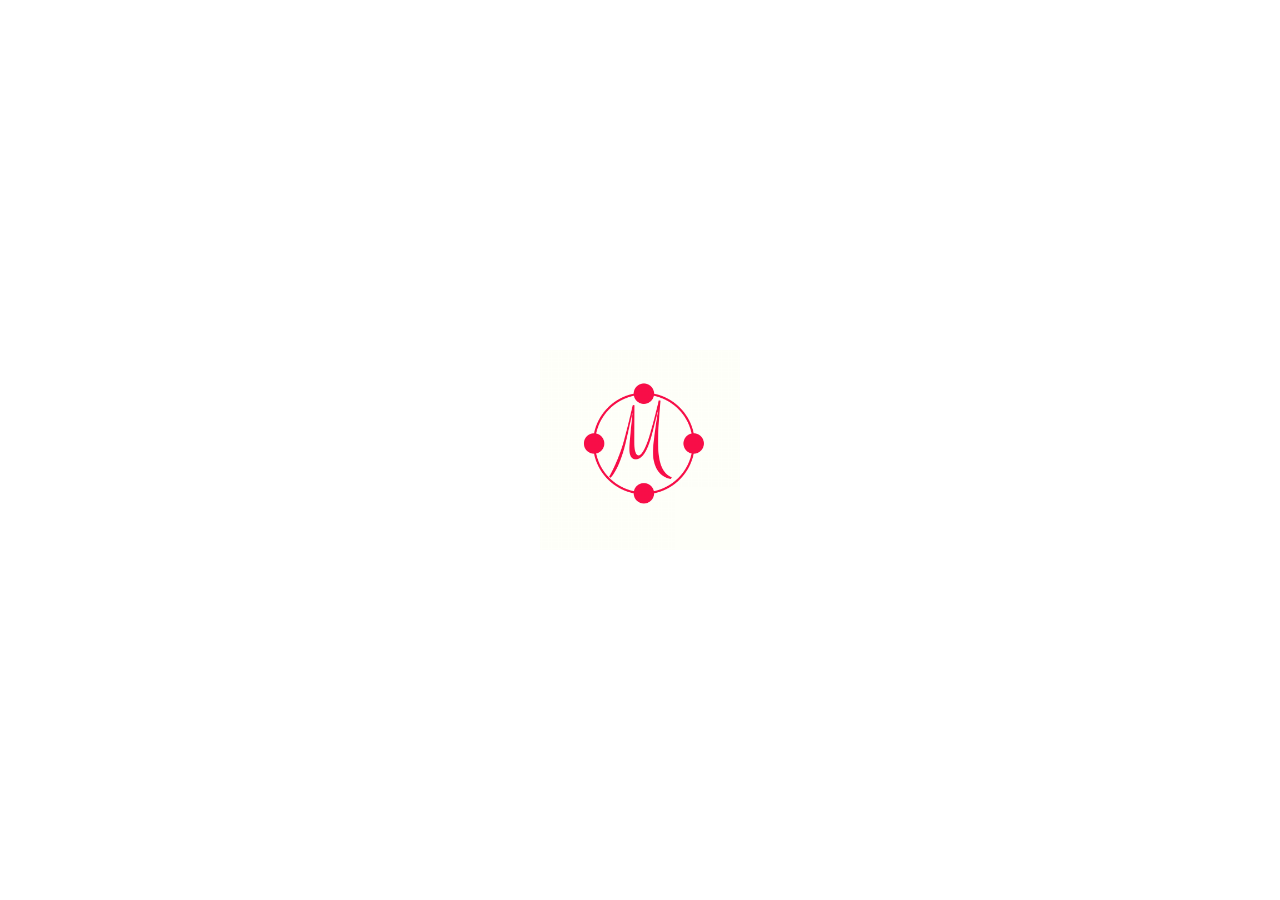
<file: app.html>
<!DOCTYPE html>
<html lang="ne">
<head>
    <meta charset="UTF-8">
    <meta name="viewport" content="width=device-width, initial-scale=1.0">
    <title>Improved Navigation Bar</title>
    <style>
        @import url("https://fonts.googleapis.com/css2?family=Playfair+Display:wght@400;700&family=Roboto:wght@300;400;700&display=swap");

        body {
            font-family: "Roboto", sans-serif;
            margin: 0;
            padding: 0;
            background: #fff;
            color: #333;
            overflow: hidden; /* Prevent scrolling during loading */
        }

        iframe {
            width: 100%;
            height: calc(100vh - 60px);
            border: none;
        }

        /* Loading Screen */
        #loading-screen {
            position: fixed;
            top: 0;
            left: 0;
            width: 100%;
            height: 100%;
            background-color: white;
            display: flex;
            justify-content: center;
            align-items: center;
            z-index: 9999;
        }

        #loading-logo {
            max-width: 200px; /* Adjust the size of the logo */
            animation: fadeIn 1.5s ease-in-out;
        }

        /* Fade in animation */
        @keyframes fadeIn {
            0% {
                opacity: 0;
            }
            100% {
                opacity: 1;
            }
        }

        .navbar {
            position: fixed;
            bottom: 0;
            width: 100%;
            height: 60px;
            background: #b0334a; /* Lighter shade of maroon */
            display: flex;
            justify-content: space-around;
            align-items: center;
            box-shadow: 0 -4px 8px rgba(0, 0, 0, 0.1);
        }

        .navbar-item {
            display: flex;
            flex-direction: column;
            align-items: center;
            color: white;
            font-size: 12px;
            text-decoration: none;
            font-weight: 500;
            cursor: pointer;
        }

        .navbar-item.active {
            color: #ffc0cb; /* Light pink for active icon */
        }

        .navbar-item-icon {
            font-size: 24px;
            margin-bottom: 5px;
        }
    </style>
</head>
<body>
    <!-- Loading Screen -->
    <div id="loading-screen">
        <img id="loading-logo" src="m.jpg" alt="Loading Logo">
    </div>

    <!-- Content Display -->
    <iframe id="content-frame" src="calen2.html"></iframe>

    <!-- Navigation Bar -->
    <div class="navbar">
        <div class="navbar-item active" id="home">
            <span class="navbar-item-icon">🏠</span> <!-- Example Home Icon -->
            गृह
        </div>
        <div class="navbar-item" id="social">
            <span class="navbar-item-icon">👥</span> <!-- Example Social Icon -->
            सामाजिक मिडिया
        </div>
        <div class="navbar-item" id="articles">
            <span class="navbar-item-icon">📄</span> <!-- Example Article Icon -->
            लेख
        </div>
    </div>

    <script>
        const frame = document.getElementById("content-frame");
        const navbarItems = document.querySelectorAll(".navbar-item");

        // Add event listeners to switch content
        document.getElementById("home").addEventListener("click", () => {
            frame.src = "calen2.html"; // Always show the default page for home
            setActive("home");
        });

        document.getElementById("social").addEventListener("click", () => {
            frame.src = ""; 
            alert("सामाजिक मिडिया currently unavailable!");
            setActive("social");
        });

        document.getElementById("articles").addEventListener("click", () => {
            frame.src = "newarticle.html"; // Load articles only when clicked
            setActive("articles");
        });

        // Highlight the active tab
        function setActive(activeId) {
            navbarItems.forEach(item => {
                item.classList.remove("active");
            });
            document.getElementById(activeId).classList.add("active");
        }

        // Show the content after 2-3 seconds and hide the loading screen
        window.onload = function () {
            setTimeout(() => {
                document.getElementById("loading-screen").style.display = "none"; // Hide the loading screen
                document.body.style.overflow = "auto"; // Allow scrolling
            }, 3000); // 3 seconds delay
        };
    </script>
</body>
</html>
</file>
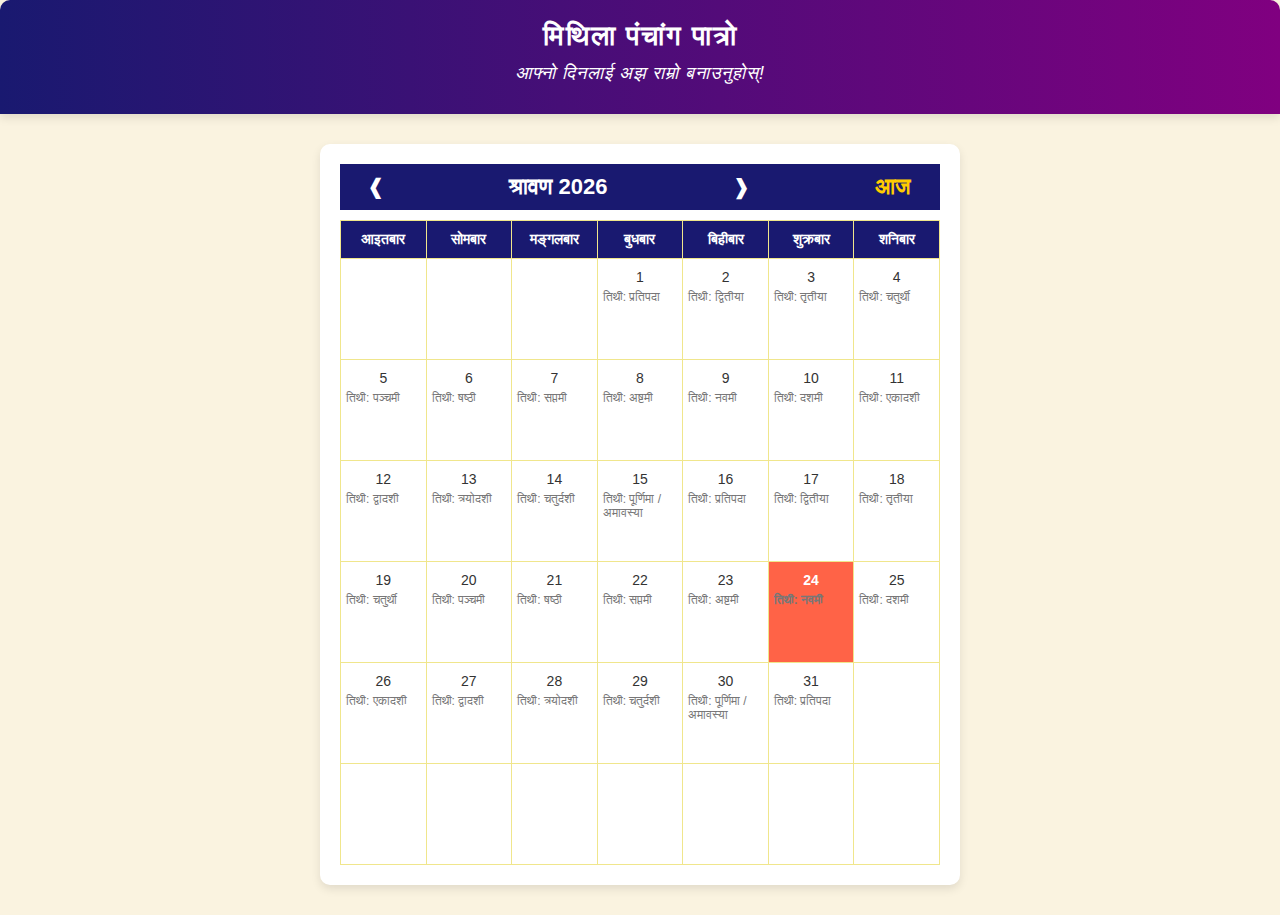
<file: calen2.html>
<!DOCTYPE html>
<html lang="ne">
<head>
    <meta charset="UTF-8">
    <meta name="viewport" content="width=device-width, initial-scale=1.0">
    <title>मिथिला पंचांग पात्रो</title>
    <style>
        body {
            font-family: 'Arial', sans-serif;
            background-color: #FAF3E0;
            color: #333;
            margin: 0;
            padding: 0;
            text-align: center;
        }
        .calendar-container {
            margin: 30px auto;
            width: 90%;
            max-width: 600px;
            background-color: #ffffff;
            border-radius: 10px;
            padding: 20px;
            box-shadow: 0 4px 10px rgba(0, 0, 0, 0.1);
        }
        .header {
            background: linear-gradient(to right, #191970, #800080);
            color: #fff;
            padding: 20px 10px;
            text-align: center;
            border-radius: 10px 10px 0 0;
            box-shadow: 0 4px 10px rgba(0, 0, 0, 0.1);
            font-family: 'Arial', sans-serif;
        }
        .header h1 {
            font-size: 28px;
            margin: 0;
            font-family: 'Georgia', serif;
            letter-spacing: 2px;
        }
        .header p {
            font-size: 18px;
            margin: 10px 0;
            font-style: italic;
            letter-spacing: 1px;
        }
        #calendar-header {
            display: flex;
            justify-content: space-between;
            align-items: center;
            padding: 10px 20px;
            background-color: #191970;
            color: #fff;
            font-size: 20px;
            font-weight: bold;
            flex-wrap: nowrap;
        }
        #calendar-header span {
            font-size: 22px;
            cursor: pointer;
            margin: 0 10px;
        }
        #month-year {
            font-size: 22px;
        }
        #today {
            font-size: 18px;
            cursor: pointer;
            color: #ffcc00;
            margin-left: 10px;
        }
        #calendar {
            width: 100%;
            border-collapse: collapse;
            margin-top: 10px;
        }
        #calendar th, #calendar td {
            text-align: center;
            vertical-align: top;
            width: 14.28%;
            border: 1px solid #f0e68c;
            padding: 10px 5px;
            font-size: 14px;
        }
        #calendar th {
            background-color: #191970;
            color: #fff;
        }
        #calendar td {
            height: 80px;
        }
        #calendar td .details {
            font-size: 12px;
            color: #777;
            text-align: left;
            margin-top: 5px;
        }
        #calendar td .festival {
            font-size: 12px;
            color: #ffcc00;
            font-weight: bold;
        }
        .selected-day {
            background-color: #ff6347; /* Tomato red */
            color: white;
            font-weight: bold;
        }
        #calendar td:hover {
            background-color: #f0e68c;
            cursor: pointer;
        }
        #calendar td:empty:hover {
            background-color: transparent;
            cursor: default;
        }
        @media (max-width: 768px) {
            #calendar-header {
                flex-direction: row;
                justify-content: space-between;
                font-size: 18px;
            }
        }

        @media (max-width: 480px) {
            #calendar-header {
                font-size: 16px;
            }
            #month-year {
                font-size: 18px;
            }
            #calendar-header span {
                font-size: 14px;
            }
        }
    </style>
</head>
<body>
    <!-- Header Section -->
    <div class="header">
        <h1>मिथिला पंचांग पात्रो</h1>
        <p>आफ्नो दिनलाई अझ राम्रो बनाउनुहोस्!</p>
    </div>

    <!-- Calendar Container -->
    <div class="calendar-container">
        <div id="calendar-header">
            <span id="prev-month">&#x276E;</span>
            <span id="month-year"></span>
            <span id="next-month">&#x276F;</span>
            <span id="today">आज</span>
        </div>
        <table id="calendar"></table>
    </div>

    <script>
        const monthNames = ["माघ", "फागुन", "चैत्र", "बैशाख", "जेष्ठ", "आषाढ", "श्रावण", "भाद्रपद", "आश्विन", "कार्तिक", "मङ्सिर", "पौष"];
        const tithis = ["प्रतिपदा", "द्वितीया", "तृतीया", "चतुर्थी", "पञ्चमी", "षष्ठी", "सप्तमी", "अष्टमी", "नवमी", "दशमी", "एकादशी", "द्वादशी", "त्रयोदशी", "चतुर्दशी", "पूर्णिमा / अमावस्या"];
        const festivals = {
            "2-5": "होली",
            "2-10": "एकादशी",
            "2-14": "पूर्णिमा",
            "2-23": "संक्रान्ति",
        };

        let currentMonth = new Date().getMonth();
        let currentYear = new Date().getFullYear();

        function updateCalendarHeader() {
            document.getElementById("month-year").innerText = `${monthNames[currentMonth]} ${currentYear}`;
        }

        function createCalendar(month, year) {
            const calendar = document.getElementById("calendar");
            calendar.innerHTML = "";

            const monthDays = [31, 28, 31, 30, 31, 30, 31, 31, 30, 31, 30, 31];
            const firstDay = new Date(year, month, 1).getDay();
            const daysInMonth = monthDays[month];

            const isLeapYear = (year % 4 === 0 && year % 100 !== 0) || (year % 400 === 0);
            if (isLeapYear) monthDays[1] = 29;

            const headerRow = document.createElement("tr");
            ["आइतबार", "सोमबार", "मङ्गलबार", "बुधबार", "बिहीबार", "शुक्रबार", "शनिबार"].forEach(day => {
                const th = document.createElement("th");
                th.innerText = day;
                headerRow.appendChild(th);
            });
            calendar.appendChild(headerRow);

            let date = 1;
            for (let i = 0; i < 6; i++) {
                const row = document.createElement("tr");
                for (let j = 0; j < 7; j++) {
                    const cell = document.createElement("td");

                    if (i === 0 && j < firstDay) {
                        cell.innerText = "";
                    } else if (date <= daysInMonth) {
                        const lunarDay = tithis[(date - 1) % 15];
                        cell.innerHTML = ` 
                            <div>${date}</div>
                            <div class="details">तिथी: ${lunarDay}</div>
                            ${festivals[`${month + 1}-${date}`] ? `<div class="festival">${festivals[`${month + 1}-${date}`]}</div>` : ""} 
                        `;
                        if (date === new Date().getDate() && month === new Date().getMonth() && year === new Date().getFullYear()) {
                            cell.classList.add("selected-day");
                        }
                        date++;
                    }
                    row.appendChild(cell);
                }
                calendar.appendChild(row);
            }
        }

        document.addEventListener("DOMContentLoaded", () => {
            updateCalendarHeader();
            createCalendar(currentMonth, currentYear);

            document.getElementById("prev-month").addEventListener("click", () => {
                currentMonth--;
                if (currentMonth < 0) {
                    currentMonth = 11;
                    currentYear--;
                }
                updateCalendarHeader();
                createCalendar(currentMonth, currentYear);
            });

            document.getElementById("next-month").addEventListener("click", () => {
                currentMonth++;
                if (currentMonth > 11) {
                    currentMonth = 0;
                    currentYear++;
                }
                updateCalendarHeader();
                createCalendar(currentMonth, currentYear);
            });

            document.getElementById("today").addEventListener("click", () => {
                const today = new Date();
                currentMonth = today.getMonth();
                currentYear = today.getFullYear();
                updateCalendarHeader();
                createCalendar(currentMonth, currentYear);
            });
        });
    </script>
</body>
</html>
</file>
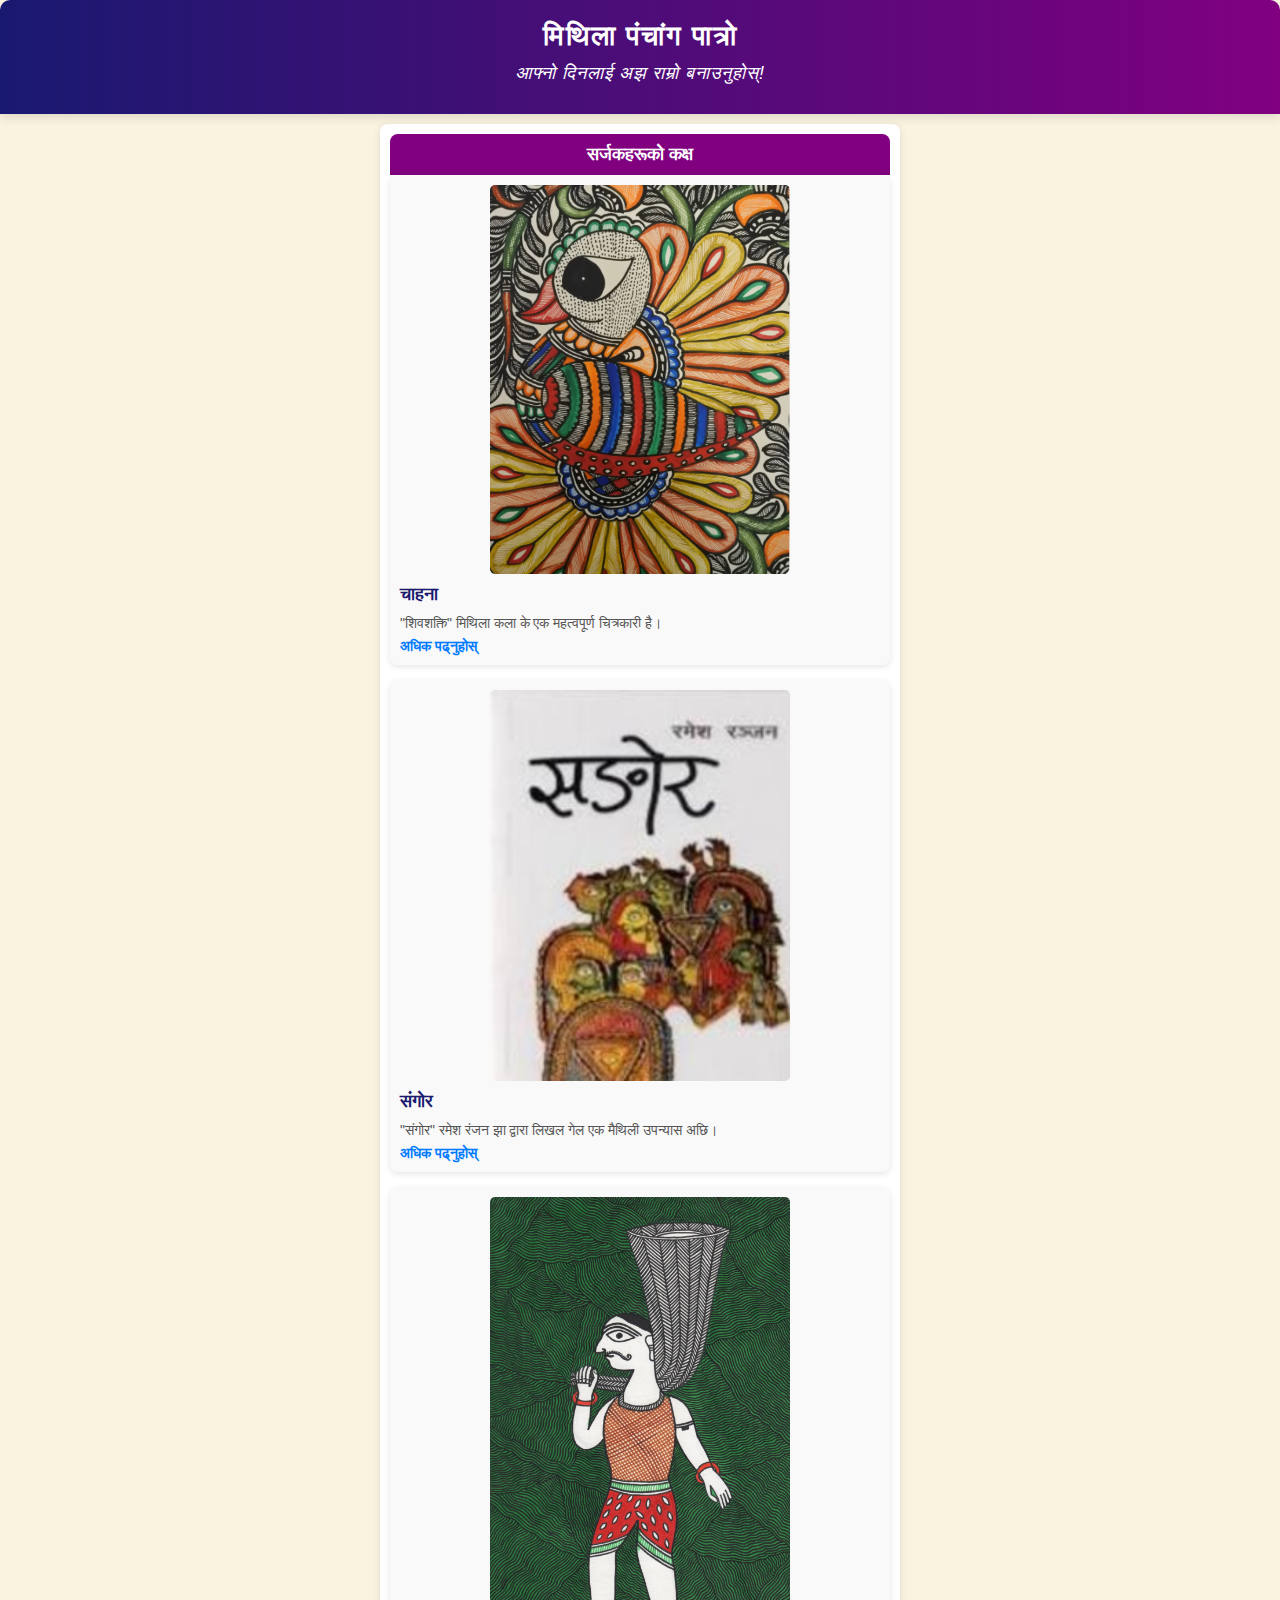
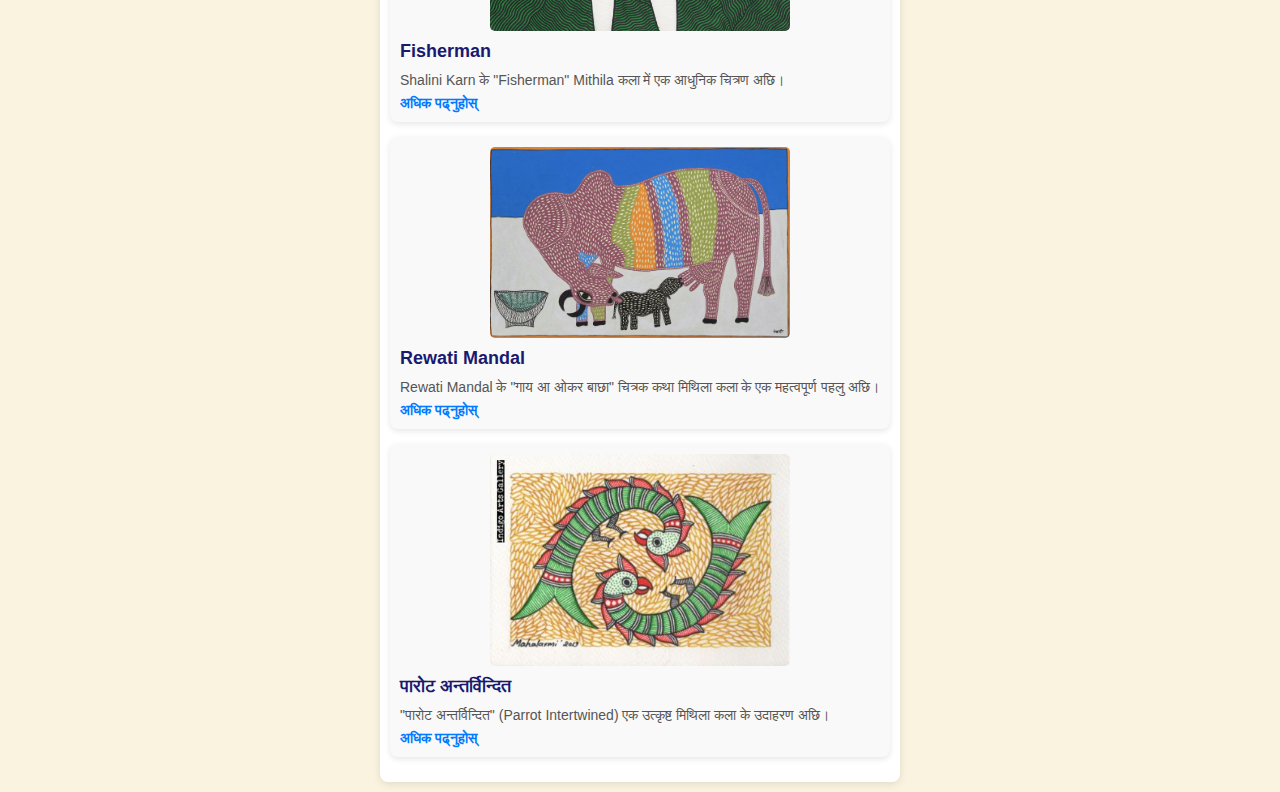
<file: newarticle.html>
<!DOCTYPE html>
<html lang="ne">
<head>
    <meta charset="UTF-8">
    <meta name="viewport" content="width=device-width, initial-scale=1.0">
    <title>सर्जकहरूको कक्ष</title>
    <style>
        body {
            font-family: 'Arial', sans-serif;
            background-color: #FAF3E0;
            color: #333;
            margin: 0;
            padding: 0;
            text-align: center;
        }

        /* Header Style */
        .header {
            background: linear-gradient(to right, #191970, #800080);
            color: #fff;
            padding: 20px 10px;
            text-align: center;
            border-radius: 10px 10px 0 0;
            box-shadow: 0 4px 10px rgba(0, 0, 0, 0.1);
            font-family: 'Arial', sans-serif;
        }
        .header h1 {
            font-size: 28px;
            margin: 0;
            font-family: 'Georgia', serif;
            letter-spacing: 2px;
        }
        .header p {
            font-size: 18px;
            margin: 10px 0;
            font-style: italic;
            letter-spacing: 1px;
        }

        .creators-container {
            margin: 10px auto;
            width: 95%;
            max-width: 500px; /* Focus on mobile screen width */
            background-color: #ffffff;
            border-radius: 8px;
            padding: 10px;
            box-shadow: 0 2px 8px rgba(0, 0, 0, 0.1);
        }

        #creators-header {
            padding: 10px;
            background-color: #800080;
            color: #fff;
            font-size: 18px;
            font-weight: bold;
            border-radius: 8px 8px 0 0;
        }

        .creator-post {
            background-color: #f9f9f9;
            padding: 10px;
            margin-bottom: 15px;
            border-radius: 8px;
            box-shadow: 0 2px 6px rgba(0, 0, 0, 0.1);
            text-align: left;
        }

        .creator-post img {
            width: 100%; /* Make the image occupy full container width */
            max-width: 300px; /* Ensure it doesn't exceed a manageable size */
            height: auto;
            border-radius: 5px;
            margin: 0 auto;
            display: block; /* Center-align the image */
            cursor: pointer; /* Change cursor to pointer for clickability */
        }

        .creator-post h3 {
            color: #191970;
            font-size: 18px;
            margin: 10px 0;
        }

        .creator-post p {
            color: #555;
            font-size: 14px;
            margin: 5px 0;
        }

        .creator-post a {
            color: #007BFF;
            text-decoration: none;
            font-size: 14px;
            font-weight: bold;
        }

        .creator-post a:hover {
            text-decoration: underline;
        }

        /* Adjustments for smaller screens */
        @media (max-width: 600px) {
            .creators-container {
                padding: 8px;
            }

            .creator-post {
                padding: 8px;
            }

            .creator-post h3 {
                font-size: 16px;
            }

            .creator-post p {
                font-size: 12px;
            }

            .creator-post img {
                max-width: 250px; /* Further reduce image size on small screens */
            }
            .explore-more {
    position: fixed;
    bottom: 20px;
    right: 20px;
    background-color: 8000800;
    border-radius: 50%;
    box-shadow: 0 4px 6px rgba(0, 0, 0, 0.2);
    width: 50px;
    height: 50px;
    display: flex;
    justify-content: center;
    align-items: center;
}

.explore-more img {
    width: 30px;
    height: 30px;
    display: block;
    cursor: pointer;
}

.explore-more:hover {
    box-shadow: 0 6px 8px rgba(0, 0, 0, 0.3);
    transform: scale(1.1);
    transition: 0.3s;
}

        }

    </style>
</head>
<body>
    <!-- Header Section -->
    <div class="header">
        <h1>मिथिला पंचांग पात्रो</h1>
        <p>आफ्नो दिनलाई अझ राम्रो बनाउनुहोस्!</p>
    </div>

    <!-- Creators Container -->
    <div class="creators-container">
        <div id="creators-header">
            <span>सर्जकहरूको कक्ष</span>
        </div>
        <div id="creator-posts">
            <div class="creator-post">
                <a href="post.html?id=1">
                    <img src="moti.png" alt="MOTI KARN">
                </a>
                <h3>चाहना</h3>
                <p>"शिवशक्ति" मिथिला कला के एक महत्वपूर्ण चित्रकारी है।</p>
                <a href="post1.html">अधिक पढ्नुहोस्</a>
            </div>
            <div class="creator-post">
                <a href="post2.html">
                    <img src="sangor.png" alt="सपना चित्रकला">
                </a>
                <h3>संगोर</h3>
                <p>"संगोर" रमेश रंजन झा द्वारा लिखल गेल एक मैथिली उपन्यास अछि।</p>
                <a href="post.html?id=2">अधिक पढ्नुहोस्</a>
            </div>
            <div class="creator-post">
                <a href="post.html?id=3">
                    <img src="shalini.png" alt="कविता र संगीत">
                </a>
                <h3>Fisherman</h3>
                <p>Shalini Karn के "Fisherman" Mithila कला में एक आधुनिक चित्रण अछि।</p>
                <a href="post3.html">अधिक पढ्नुहोस्</a>
            </div>
            <div class="creator-post">
                <a href="post.html?id=4">
                    <img src="rebati.png" alt="सचित्र गाथा">
                </a>
                <h3> Rewati Mandal </h3>
                <p> Rewati Mandal के "गाय आ ओकर बाछा" चित्रक कथा मिथिला कला के एक महत्वपूर्ण पहलु अछि।</p>
                <a href="post.html?id=4">अधिक पढ्नुहोस्</a>
            </div>
            <div class="creator-post">
                <a href="post.html?id=5">
                    <img src="fish.png" alt="संगीत र परिप्रेक्ष्य">
                </a>
                <h3>पारोट अन्तर्विन्दित</h3>
                <p>"पारोट अन्तर्विन्दित" (Parrot Intertwined) एक उत्कृष्ट मिथिला कला के उदाहरण अछि।</p>
                <a href="post.html?id=5">अधिक पढ्नुहोस्</a>
            </div>
        </div>
        <div class="explore-more">
            <a href="newarticle.html" title="Explore More">
                <img src="download.png" alt="Explore More" />
            </a>
        </div>
        
    </div>
    <script>
        // Get reference to the Explore More button
        const exploreMoreButton = document.querySelector('.explore-more');
    
        // Add an event listener for scrolling
        window.addEventListener('scroll', () => {
            // Calculate the scroll position and page height
            const scrollTop = window.scrollY;
            const windowHeight = window.innerHeight;
            const documentHeight = document.body.scrollHeight;
    
            // Show the button only if the user scrolls near the bottom (within 100px)
            if (scrollTop + windowHeight >= documentHeight - 100) {
                exploreMoreButton.style.display = 'flex';
            } else {
                exploreMoreButton.style.display = 'none';
            }
        });
    
        // Hide the button initially
        exploreMoreButton.style.display = 'none';
    </script>
    
</body>
</html>
</file>
